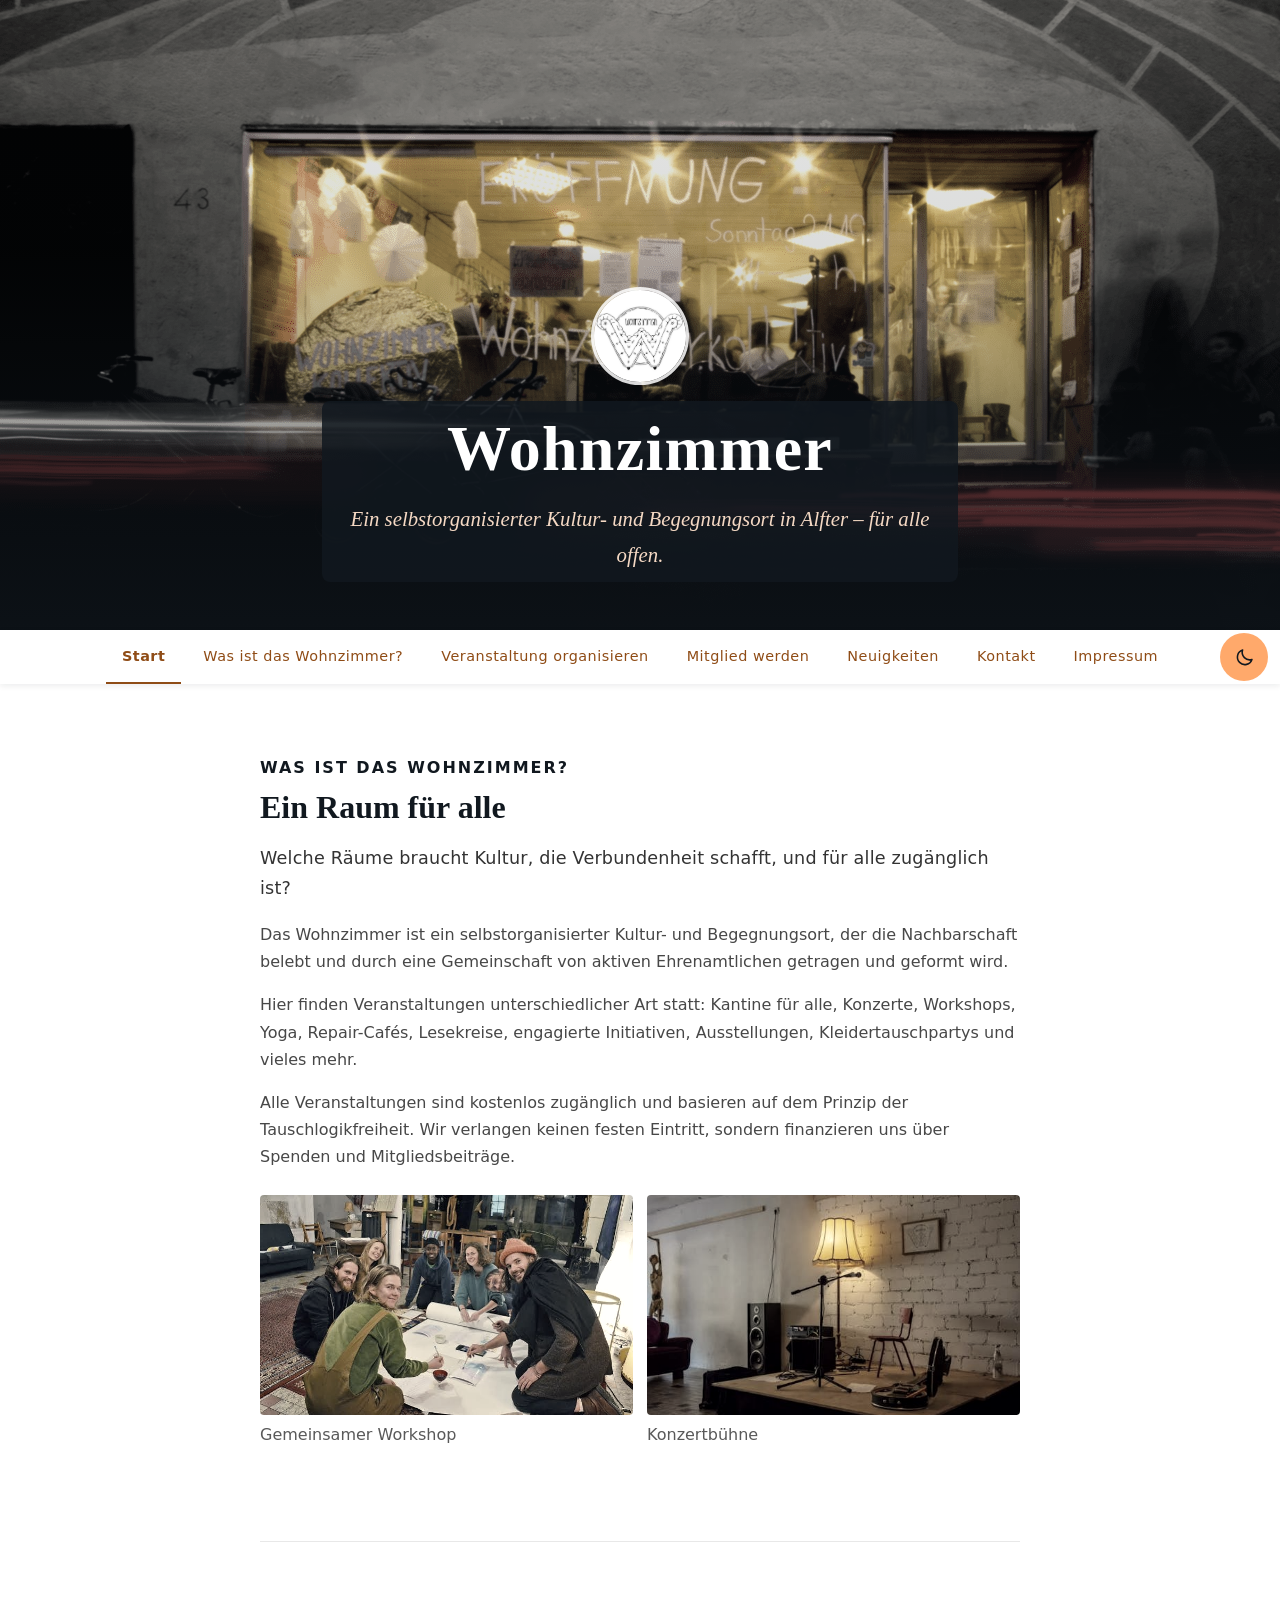
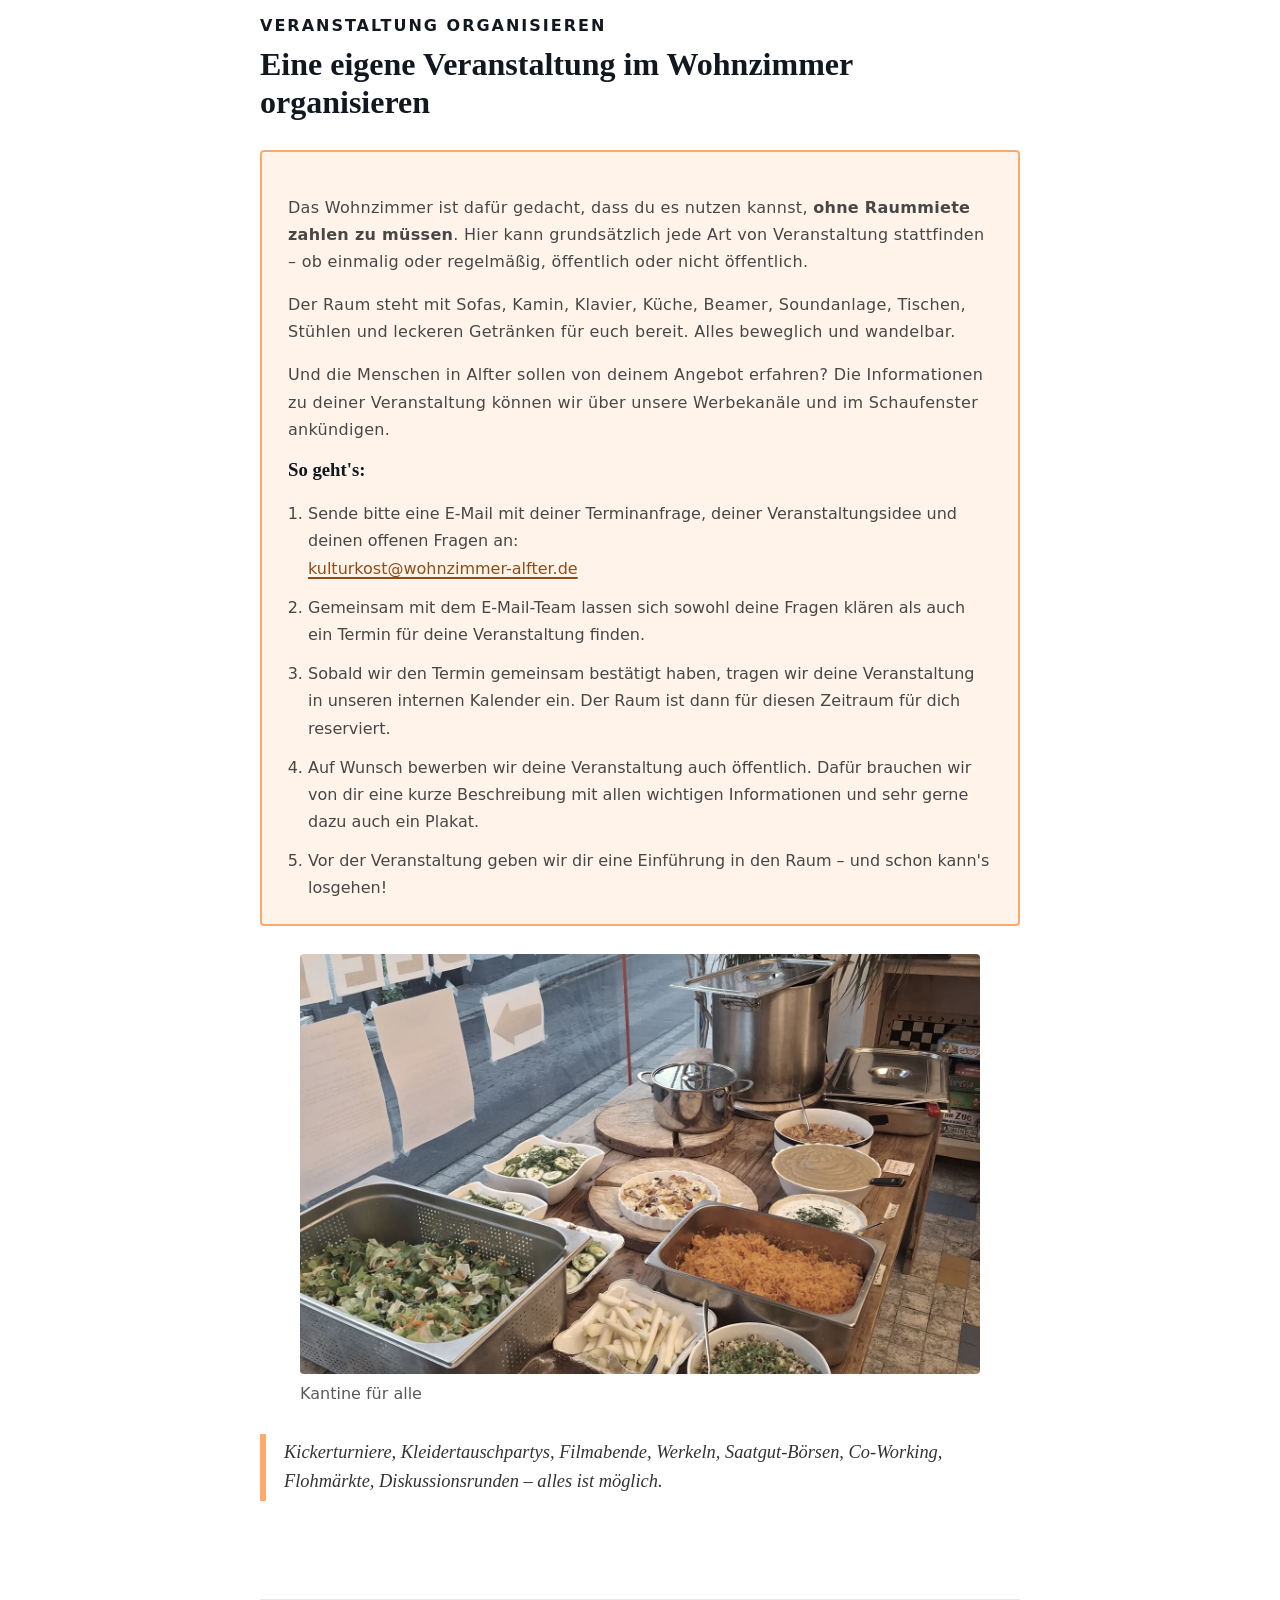
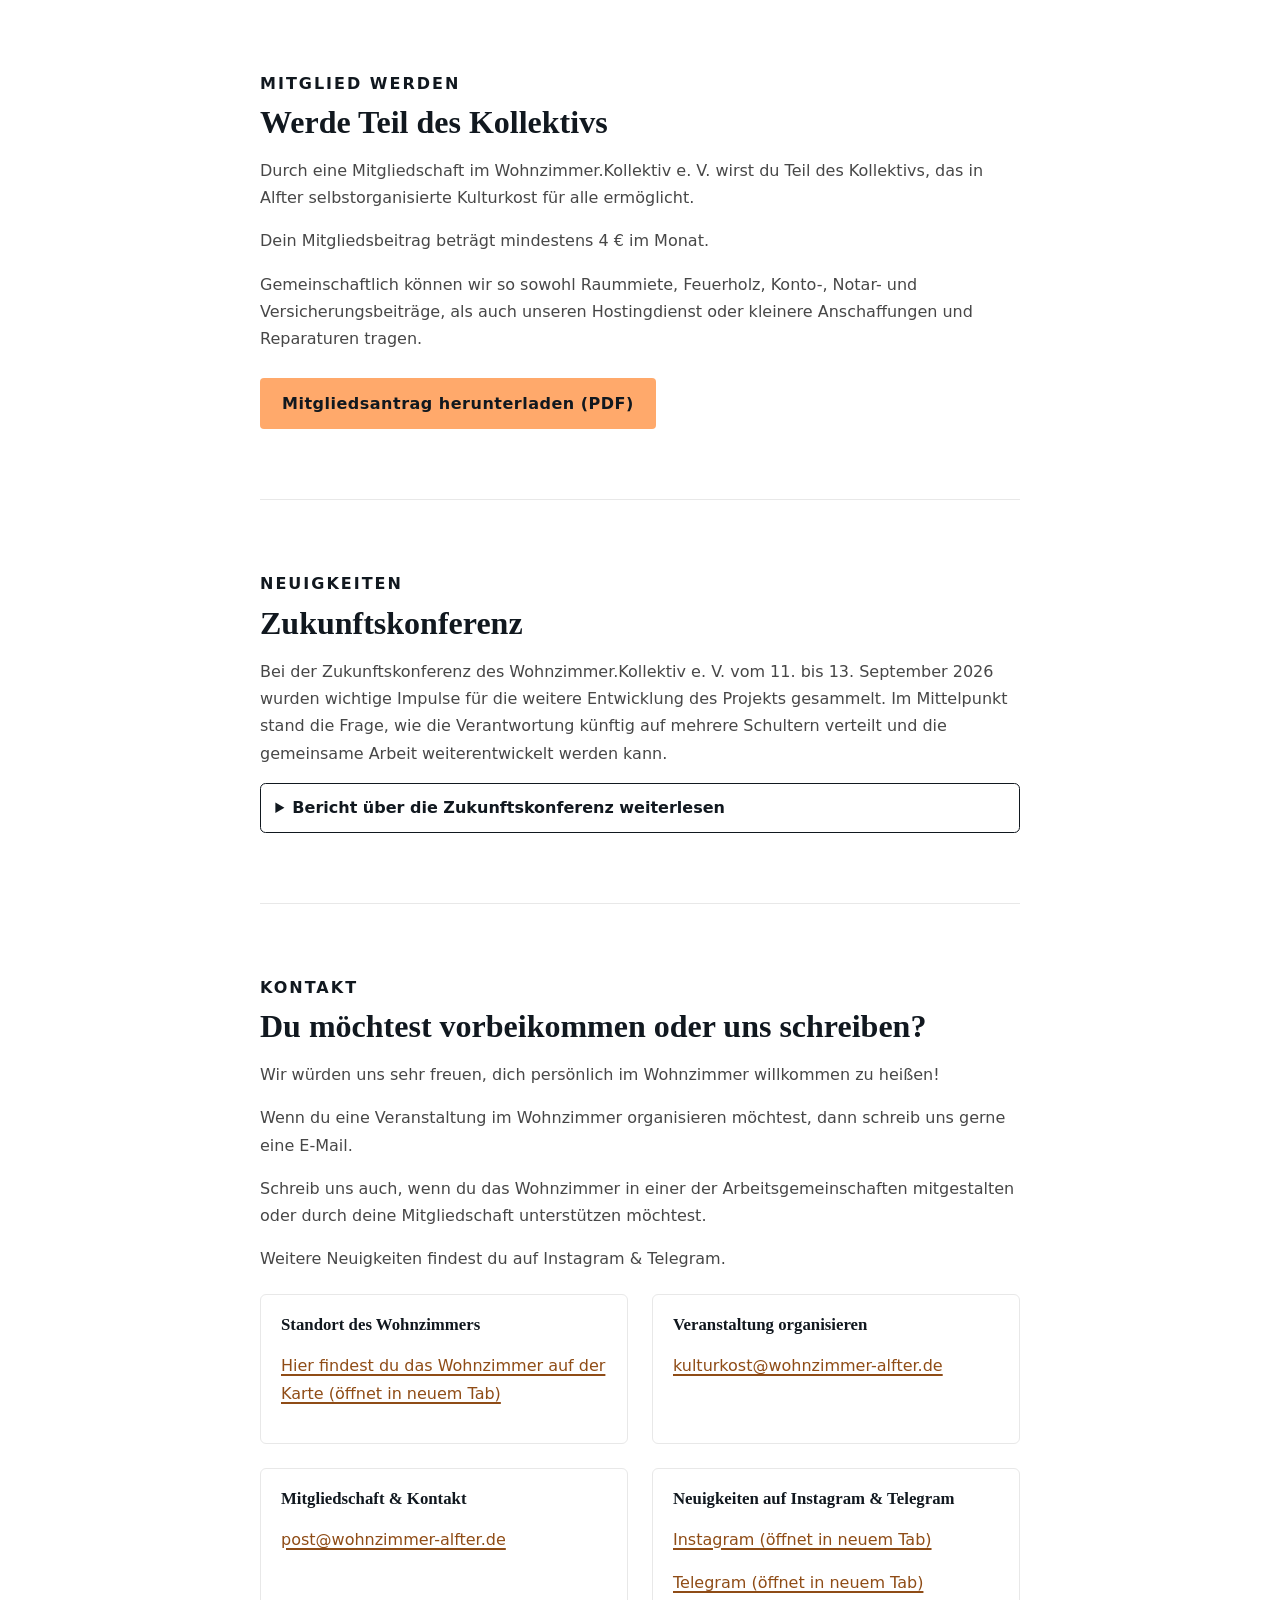
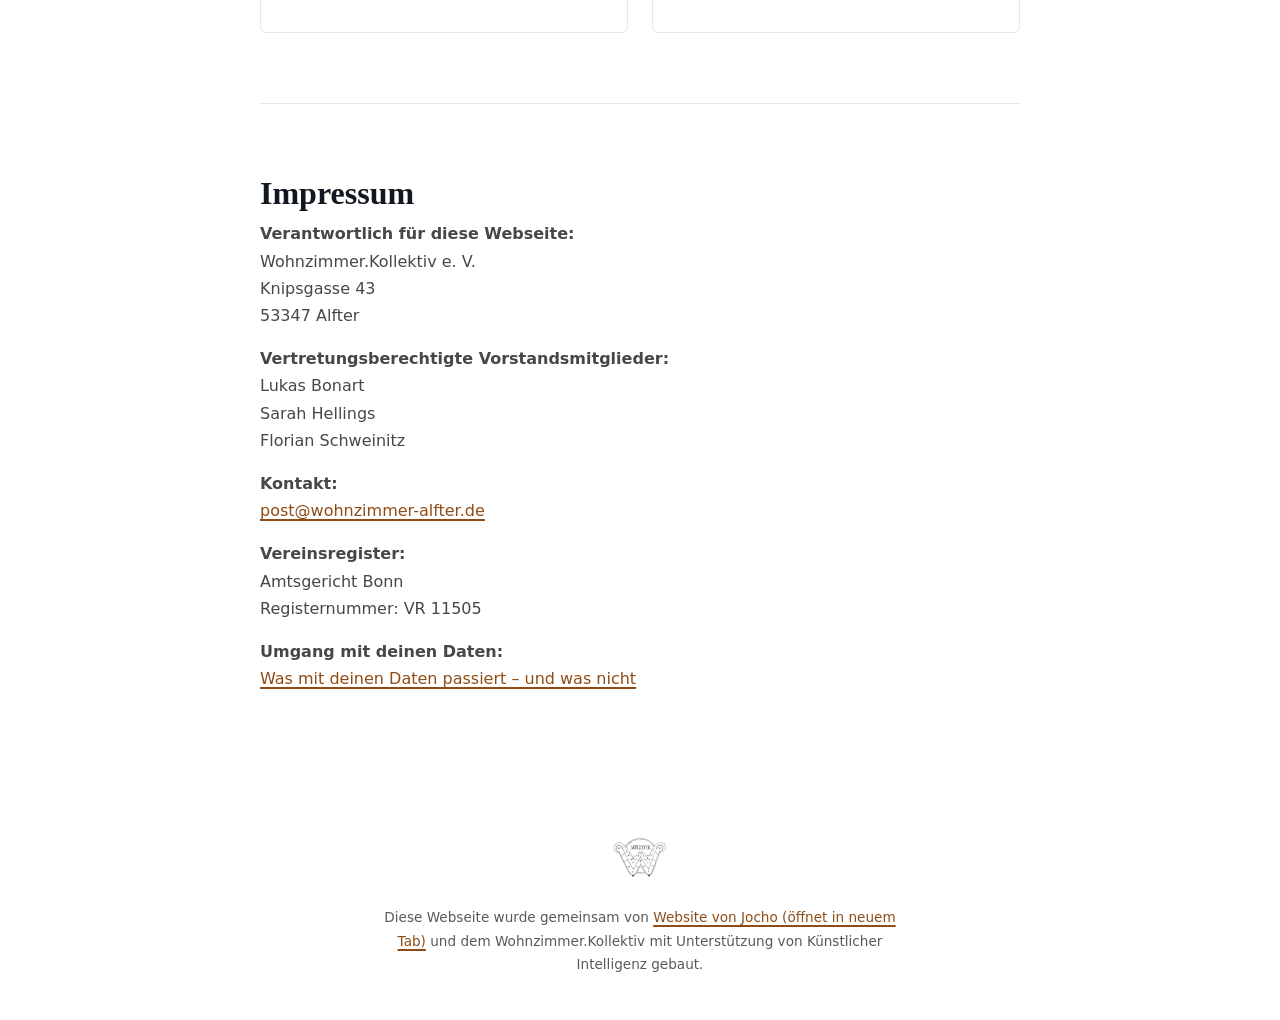
<file: index.html>
<!DOCTYPE html>
<html lang="de">
<head>
<meta charset="UTF-8">
<meta name="viewport" content="width=device-width, initial-scale=1.0">
<meta name="color-scheme" content="light dark">
<script>document.documentElement.classList.add("js");</script>
<script>
(function () {
  try {
    var theme = sessionStorage.getItem("theme");
    if (theme === "light" || theme === "dark") {
      document.documentElement.setAttribute("data-theme", theme);
    }
  } catch (e) {
    /* Ohne Speicherzugriff gilt das Systemtheme, wie bisher. */
  }
})();
</script>
<meta name="referrer" content="no-referrer">
<meta name="description" content="Wohnzimmer Alfter – ein selbstorganisierter Kultur- und Begegnungsort für alle.">
<title>Wohnzimmer Alfter</title>

<link rel="stylesheet" href="assets/style.css">

<link
  rel="icon"
  type="image/jpeg"
  href="assets/wohnzimmer-logo.jpg"
>
</head>

<body>

<a class="skip-link" href="#inhalt">Zum Inhalt springen</a>

<header class="hero" id="start">
<img src="assets/wohnzimmer-eingang.png" alt="Der Eingang des Wohnzimmers in Alfter" fetchpriority="high">
<div class="veil"></div>
<div class="inner">
<img class="logo" src="assets/wohnzimmer-logo.jpg" alt="Wohnzimmer Logo" width="447" height="447">
<div class="hero-copy">
  <h1>Wohnzimmer</h1>
  <p class="tag">Ein selbstorganisierter Kultur- und Begegnungsort in Alfter – für alle offen.</p>
</div>
</div>
</header>

<nav aria-label="Navigation">
  <button
    class="nav-toggle"
    type="button"
    popovertarget="nav-list"
    popovertargetaction="toggle"
    aria-expanded="false"
    aria-controls="nav-list"
    aria-label="Menü öffnen"
  >
    <span class="bar"></span>
    <span class="bar"></span>
    <span class="bar"></span>
  </button>

<ul id="nav-list" popover>
  <li><a class="nav" href="#start">Start</a></li>
  <li><a class="nav" href="#wohnzimmer">Was ist das Wohnzimmer?</a></li>
  <li><a class="nav" href="#veranstaltung-organisieren">Veranstaltung organisieren</a></li>
  <li><a class="nav" href="#mitglied">Mitglied werden</a></li>
  <li><a class="nav" href="#neuigkeiten">Neuigkeiten</a></li>
  <li><a class="nav" href="#kontakt">Kontakt</a></li>
  <li><a class="nav" href="#impressum">Impressum</a></li>
</ul>

<button
  class="theme-toggle"
  type="button"
  aria-label="Farbschema wechseln"
  title="Farbschema wechseln"
>
  <svg class="theme-icon theme-icon-sun" viewBox="0 0 24 24" aria-hidden="true">
    <circle cx="12" cy="12" r="4"></circle>
    <path d="M12 2v2m0 16v2M4.93 4.93l1.42 1.42m11.3 11.3 1.42 1.42M2 12h2m16 0h2M4.93 19.07l1.42-1.42m11.3-11.3 1.42-1.42"></path>
  </svg>
  <svg class="theme-icon theme-icon-moon" viewBox="0 0 24 24" aria-hidden="true">
    <path d="M20.5 14.2A8.5 8.5 0 0 1 9.8 3.5 8.5 8.5 0 1 0 20.5 14.2Z"></path>
  </svg>
</button>
</nav>

<main id="inhalt" tabindex="-1">

<section id="wohnzimmer">
<p class="kicker">Was ist das Wohnzimmer?</p>
<h2>Ein Raum für alle</h2>
<p class="lede">Welche Räume braucht Kultur, die Verbundenheit schafft, und für alle zugänglich ist?</p>
<p>Das Wohnzimmer ist ein selbstorganisierter Kultur- und Begegnungsort, der die Nachbarschaft belebt und durch eine Gemeinschaft von aktiven Ehrenamtlichen getragen und geformt wird.</p>
<p>Hier finden Veranstaltungen unterschiedlicher Art statt: Kantine für alle, Konzerte, Workshops, Yoga, Repair-Cafés, Lesekreise, engagierte Initiativen, Ausstellungen, Kleidertauschpartys und vieles mehr.</p>
<p>Alle Veranstaltungen sind kostenlos zugänglich und basieren auf dem Prinzip der Tauschlogikfreiheit. Wir verlangen keinen festen Eintritt, sondern finanzieren uns über Spenden und Mitgliedsbeiträge.</p>

<div class="gallery">
<figure><img src="assets/wohnzimmer-gemeinsamer-workshop.jpg" alt="Gemeinsamer Workshop im Wohnzimmer" loading="lazy" width="738" height="414"><figcaption>Gemeinsamer Workshop</figcaption></figure>
<figure><img src="assets/wohnzimmer-konzertbuehne.jpg" alt="Konzertbühne im Wohnzimmer" loading="lazy" width="539" height="371"><figcaption>Konzertbühne</figcaption></figure>
</div>
</section>

<section id="veranstaltung-organisieren">
  <p class="kicker">Veranstaltung organisieren</p>
  <h2>Eine eigene Veranstaltung im Wohnzimmer organisieren</h2>

  <div class="panel">
    <p>Das Wohnzimmer ist dafür gedacht, dass du es nutzen kannst, <strong>ohne Raummiete zahlen zu müssen</strong>. Hier kann grundsätzlich jede Art von Veranstaltung stattfinden – ob einmalig oder regelmäßig, öffentlich oder nicht öffentlich.</p>
    <p>Der Raum steht mit Sofas, Kamin, Klavier, Küche, Beamer, Soundanlage, Tischen, Stühlen und leckeren Getränken für euch bereit. Alles beweglich und wandelbar.</p>
    <p>Und die Menschen in Alfter sollen von deinem Angebot erfahren? Die Informationen zu deiner Veranstaltung können wir über unsere Werbekanäle und im Schaufenster ankündigen.</p>

    <h3>So geht's:</h3>
    <ol class="steps">
      <li>Sende bitte eine E-Mail mit deiner Terminanfrage, deiner Veranstaltungs­idee und deinen offenen Fragen an:<br>
        <!--
          Diese E-Mail-Adresse ist zum Schutz vor einfachen Sammel-Bots kodiert.

          @           = &#64;
          Bindestrich = &#45;
          Punkt       = &#46;
        -->
        <a href="mailto:kulturkost&#64;wohnzimmer&#45;alfter&#46;de">kulturkost@wohnzimmer-alfter.de</a>
      </li>
      <li>Gemeinsam mit dem E-Mail-Team lassen sich sowohl deine Fragen klären als auch ein Termin für deine Veranstaltung finden.</li>
      <li>Sobald wir den Termin gemeinsam bestätigt haben, tragen wir deine Veranstaltung in unseren internen Kalender ein. Der Raum ist dann für diesen Zeitraum für dich reserviert.</li>
      <li>Auf Wunsch bewerben wir deine Veranstaltung auch öffentlich. Dafür brauchen wir von dir eine kurze Beschreibung mit allen wichtigen Informationen und sehr gerne dazu auch ein Plakat.</li>
      <li>Vor der Veranstaltung geben wir dir eine Einführung in den Raum – und schon kann's losgehen!</li>
    </ol>
  </div>

  <figure class="wide">
    <img src="assets/wohnzimmer-image-essen.webp" alt="Gemeinsames Essen im Wohnzimmer" loading="lazy" width="1440" height="1440">
    <figcaption>Kantine für alle</figcaption>
  </figure>
  
  <div class="callout">
    <p>Kickerturniere, Kleidertauschpartys, Filmabende, Werkeln, Saatgut-Börsen, Co-Working, Flohmärkte, Diskussionsrunden – alles ist möglich.</p>
  </div>
</section>

<section id="mitglied">
  <p class="kicker">Mitglied werden</p>
  <h2>Werde Teil des Kollektivs</h2>
  <p>
    Durch eine Mitgliedschaft im Wohnzimmer.Kollektiv e. V. wirst du Teil des Kollektivs, das in Alfter
    selbstorganisierte Kulturkost für alle ermöglicht.
  </p>
  <p>
    Dein Mitgliedsbeitrag beträgt mindestens 4&nbsp;€ im Monat.
  </p>
  <p>
    Gemeinschaftlich können wir so sowohl Raummiete, Feuerholz, Konto-, Notar- und Versicherungsbeiträge, als auch unseren Hostingdienst oder kleinere Anschaffungen und Reparaturen tragen.
  </p>
  <a class="cta" href="assets/WohnzimmerKollektiv-Mitgliedsantrag.pdf" download>
    Mitgliedsantrag herunterladen (PDF)
  </a>
</section>

<section id="neuigkeiten">
  <p class="kicker">Neuigkeiten</p>

  <article class="news-item">
    <h2>Zukunftskonferenz</h2>

    <p>
      Bei der Zukunftskonferenz des Wohnzimmer.Kollektiv e. V. vom
      11. bis 13. September 2026 wurden wichtige Impulse
      für die weitere Entwicklung des Projekts gesammelt. Im Mittelpunkt
      stand die Frage, wie die Verantwortung künftig auf mehrere Schultern
      verteilt und die gemeinsame Arbeit weiterentwickelt werden kann.
    </p>

    <details>
      <summary>Bericht über die Zukunftskonferenz weiterlesen</summary>

      <p>
        Eine mögliche Struktur ist die Gründung verschiedener Arbeitsgruppen
        (AGs), die sich jeweils mit unterschiedlichen Themenbereichen
        beschäftigen. Im Gespräch waren unter anderem:
      </p>

      <ul>
        <li>Kulturangebote</li>
        <li>Begegnungsbrunch</li>
        <li>Finanzen</li>
        <li>E-Mail-Kommunikation</li>
        <li>Öffentlichkeitsarbeit</li>
        <li>Raumpflege</li>
        <li>Kooperationen und Verbündete, etwa mit der Solidarischen Landwirtschaft oder dem Freiraum</li>
        <li>Mitgliedschaften</li>
        <li>Vorstandsstruktur und mögliche Vorstandsreform</li>
      </ul>

      <p>
        Auch zum Thema Mitgliedschaften wurden erste Überlegungen angestellt.
        Neben der formalen Mitgliedschaft könnte beispielsweise eine
        Tagesmitgliedschaft ermöglicht werden. Dadurch könnten mehr Menschen
        an den Angeboten der Kantine teilnehmen und zugleich die rechtlichen
        Rahmenbedingungen berücksichtigt werden.
      </p>

      <p>
        Die Kantine kann künftig als zentraler Treffpunkt und verbindendes
        Element der verschiedenen AGs dienen. Sie bietet Raum für informellen
        Austausch, die Weitergabe aktueller Informationen sowie die Sammlung
        und gemeinsame Besprechung neuer Themen und Ideen. Denkbar ist
        außerdem ein kurzer Informationsblock zu Beginn jeder Kantine, in
        dem die AGs vorgestellt und neue Mitglieder sowie Interessierte über
        ihre Arbeit informiert werden.
      </p>

      <p>
        Als erste Schritte zur Weiterentwicklung der Kantine sind vorgesehen:
      </p>

      <ol>
        <li>Die rechtlichen Rahmenbedingungen und die praktische Umsetzung werden mit einer fachkundigen Person besprochen.</li>
        <li>Es wird ein Gespräch mit dem Bürgermeister geführt, der Unterstützung angeboten hat.</li>
      </ol>

      <p>
        Weitere Ideen für Veranstaltungen sind unter anderem ein
        Großeltern-Enkel-Café und ein Kleidertausch.
      </p>

      <p>
        Wer sich künftig wieder oder weiterhin im Wohnzimmer engagieren und
        Verantwortung übernehmen möchte, ist herzlich eingeladen, sich
        einzubringen. Gesucht werden Menschen für unterschiedliche Aufgaben
        und Themenbereiche – sowohl für kleine als auch für größere
        Verantwortungsbereiche.
      </p>
    </details>
  </article>
</section>

<section id="kontakt">
<p class="kicker">Kontakt</p>
<h2>Du möchtest vorbeikommen oder uns schreiben?</h2>
<p>Wir würden uns sehr freuen, dich persönlich im Wohnzimmer willkommen zu heißen!</p>
<p>Wenn du eine Veranstaltung im Wohnzimmer organisieren möchtest, dann schreib uns gerne eine E‑Mail.</p>
<p>Schreib uns auch, wenn du das Wohnzimmer in einer der Arbeitsgemeinschaften mitgestalten oder durch deine Mitgliedschaft unterstützen möchtest.</p>
<p>Weitere Neuigkeiten findest du auf Instagram &amp; Telegram.</p>

<div class="contact-grid">

<div class="contact-block">
  <h3>Standort des Wohnzimmers</h3>
  <p>
    <a
      href="https://osm.org/go/0GCuyru9s?m=&node=14337102238"
      target="_blank"
      rel="noopener noreferrer"
    >Hier findest du das Wohnzimmer auf der Karte (öffnet in neuem Tab)</a>
  </p>
</div>

<div class="contact-block">
  <h3>Veranstaltung organisieren</h3>
  <!--
    Diese E-Mail-Adresse ist zum Schutz vor einfachen Sammel-Bots kodiert.

    @           = &#64;
    Bindestrich = &#45;
    Punkt       = &#46;
  -->
  <p><a href="mailto:kulturkost&#64;wohnzimmer&#45;alfter&#46;de">kulturkost@wohnzimmer-alfter.de</a></p>
</div>

<div class="contact-block">
  <h3>Mitgliedschaft &amp; Kontakt</h3>
  <!--
    Diese E-Mail-Adresse ist zum Schutz vor einfachen Sammel-Bots kodiert.

    @           = &#64;
    Bindestrich = &#45;
    Punkt       = &#46;
  -->
  <p><a href="mailto:post&#64;wohnzimmer&#45;alfter&#46;de">post@wohnzimmer-alfter.de</a></p>
</div>

<div class="contact-block">
  <h3>Neuigkeiten auf Instagram &amp; Telegram</h3>
  <p>
    <a
      href="https://www.instagram.com/wohnzimmer_alfter"
      target="_blank"
      rel="noopener noreferrer"
    >Instagram (öffnet in neuem Tab)</a>
  </p>
  <p>
    <a
      href="https://t.me/wohnzimmer_alfter"
      target="_blank"
      rel="noopener noreferrer"
    >Telegram (öffnet in neuem Tab)</a>
  </p>
</div>
</div>

</section>

<section id="impressum">
  <h2>Impressum</h2>

  <address>
    <strong>Verantwortlich für diese Webseite:</strong><br>
    Wohnzimmer.Kollektiv e. V.<br>
    Knipsgasse 43<br>
    53347 Alfter
  </address>

  <p>
    <strong>Vertretungsberechtigte Vorstandsmitglieder:</strong><br>
    Lukas Bonart<br>
    Sarah Hellings<br>
    Florian Schweinitz
  </p>

  <address>
    <strong>Kontakt:</strong><br>
      <!--
    Diese E-Mail-Adresse ist zum Schutz vor einfachen Sammel-Bots kodiert.

    @           = &#64;
    Bindestrich = &#45;
    Punkt       = &#46;
  -->
    <a href="mailto:post&#64;wohnzimmer&#45;alfter&#46;de">post@wohnzimmer-alfter.de</a>
  </address>

  <p>
    <strong>Vereinsregister:</strong><br>
    Amtsgericht Bonn<br>
    Registernummer: VR 11505
  </p>

<p>
  <strong>Umgang mit deinen Daten:</strong><br>
  <a href="/umgang-mit-daten.html">Was mit deinen Daten passiert – und was nicht</a>
</p>

</section>

</main>

<footer class="site-footer">
  <img
    src="assets/wohnzimmer-logo.jpg"
    alt="Logo des Wohnzimmers Alfter"
    width="447"
    height="447"
    loading="lazy"
  >
  <p class="footer-credit">
    Diese Webseite wurde gemeinsam von
    <a
      href="https://jocho.de"
      target="_blank"
      rel="noopener noreferrer"
    >Website von Jocho (öffnet in neuem Tab)</a>
    und dem Wohnzimmer.Kollektiv mit Unterstützung von Künstlicher Intelligenz gebaut.
  </p>
</footer>

<script>
document.addEventListener("DOMContentLoaded", () => {
  const links = document.querySelectorAll(".nav");
  const nav = document.querySelector("nav");
  const menu = document.getElementById("nav-list");
  const toggle = document.querySelector(".nav-toggle");

  // Gleiche Erkennung wie im CSS (@supports selector(:popover-open)):
  // Nur dann übernimmt die Popover-API das Öffnen und Schließen.
  const usesPopover =
    typeof CSS !== "undefined" &&
    CSS.supports("selector(:popover-open)");

  let menuScrollTimer = null;

  const setActiveLink = (activeLink) => {
    links.forEach((link) => {
      const isActive = link === activeLink;

      link.classList.toggle("active", isActive);

      if (isActive) {
        link.setAttribute("aria-current", "location");
      } else {
        link.removeAttribute("aria-current");
      }
    });
  };

  const updateActiveLink = () => {
    if (!links.length) return;

    const scrollPos = window.scrollY;
    const scrollHeight = document.documentElement.scrollHeight;
    const isAtBottom =
      window.innerHeight + window.scrollY >= scrollHeight - 50;

    let activeLink = links[0];

    for (let i = links.length - 1; i >= 0; i--) {
      const target = document.querySelector(
        links[i].getAttribute("href")
      );

      if (target && scrollPos >= target.offsetTop - 80) {
        activeLink = links[i];
        break;
      }
    }

    if (isAtBottom) {
      activeLink = links[links.length - 1];
    }

    setActiveLink(activeLink);
  };

  updateActiveLink();

  // ---------- Menü-Steuerung ----------

  const setToggleState = (isOpen) => {
    const label = isOpen ? "Menü schließen" : "Menü öffnen";

    toggle.setAttribute("aria-expanded", String(isOpen));
    toggle.setAttribute("aria-label", label);
  };

  const isMenuOpen = () => {
    if (usesPopover) {
      return menu.matches(":popover-open");
    }

    return menu.classList.contains("open");
  };

  const openMenu = () => {
    if (usesPopover) {
      // Das Popover liegt im Top Layer und kennt die Position der
      // Navigationsleiste nicht. Vor dem Öffnen wird deshalb
      // gemessen, wo die Leiste sich gerade befindet, und das
      // Menü direkt darunter platziert. Ganz oben auf der Seite
      // klebt die Leiste noch nicht am Bildschirmrand, sondern
      // steht weiter unten – das Menü öffnet sich dann eben
      // dort, direkt unter der sichtbaren Leiste. Ohne JS gilt
      // die feste CSS-Position (top: 64px).
      const navBottom = nav.getBoundingClientRect().bottom;
      const topPx = Math.max(0, navBottom);

      menu.style.top = `${topPx}px`;
      menu.style.maxHeight = `${Math.max(0, window.innerHeight - topPx)}px`;

      // Öffnen und Schließen (Light dismiss, Escape) macht der Browser.
      menu.showPopover();
      setToggleState(true);
      return;
    }

    nav.classList.add("open");
    menu.classList.add("open");

    const viewportHeight =
      window.visualViewport?.height ?? window.innerHeight;
    const navRect = nav.getBoundingClientRect();
    const spaceAbove = navRect.top;
    const spaceBelow = viewportHeight - navRect.bottom;
    const openUp = spaceAbove > spaceBelow;

    menu.classList.toggle("open-up", openUp);

    const availableHeight = Math.max(
      0,
      openUp ? spaceAbove : spaceBelow
    );
    menu.style.maxHeight = `${availableHeight}px`;

    setToggleState(true);
  };

  const closeMenu = () => {
    if (usesPopover) {
      menu.hidePopover();
      setToggleState(false);
      return;
    }

    nav.classList.remove("open");
    menu.classList.remove("open", "open-up");
    menu.style.removeProperty("max-height");

    setToggleState(false);
  };

  if (usesPopover) {
    // Der Browser öffnet das Menü von selbst (über popovertarget) –
    // unser Code wird dabei nicht aufgerufen. Deshalb messen wir hier
    // beim Klick, wo die Menüleiste gerade auf dem Bildschirm liegt,
    // und schieben das Menü direkt darunter. So erscheint es an der
    // richtigen Stelle, auch wenn die Seite gerade oben steht.
    toggle.addEventListener("click", () => {
      const navBottom = nav.getBoundingClientRect().bottom;
      const topPx = Math.max(0, navBottom);

      menu.style.top = `${topPx}px`;
      menu.style.maxHeight = `${Math.max(0, window.innerHeight - topPx)}px`;
    });

    // Der Browser meldet jedes Öffnen und Schließen des Menüs hier –
    // auch wenn es durch Klick außerhalb oder die Escape-Taste
    // geschlossen wurde. Wir nutzen das, um den Burger-Button auf den
    // neuen Zustand zu setzen: den Hinweistext („Menü öffnen" /
    // „Menü schließen") für Screenreader und die Animation, bei der
    // die drei Striche zu einem Kreuz werden.
    menu.addEventListener("toggle", (event) => {
      const isOpen = event.newState === "open";

      setToggleState(isOpen);
      nav.classList.toggle("open", isOpen);
    });
  } else {

    // Schließen per Escape (der Browser macht das bei Popovers von
    // selbst, hier nur für den Fallback).
    document.addEventListener("keydown", (e) => {
      if (e.key === "Escape" && isMenuOpen()) {
        closeMenu();
        toggle.focus();
      }
    });

    // Schließen bei Klick außerhalb der Navigation (bei Popovers
    // erledigt das der native Light dismiss).
    document.addEventListener("click", (e) => {
      if (!e.target.closest("nav")) closeMenu();
    });
  }

  // ---------- Scrollspy & Menü bei Scroll schließen ----------

  links.forEach((link) => {
    link.addEventListener("click", (e) => {
      e.preventDefault();
      closeMenu();

      if (menuScrollTimer !== null) {
        clearTimeout(menuScrollTimer);
      }

      menuScrollTimer = setTimeout(() => {
        menuScrollTimer = null;
      }, 666);

      setActiveLink(link);

      history.pushState(null, "", link.getAttribute("href"));

      const navTarget = document.querySelector(link.getAttribute("href"));
      if (!navTarget) return;

      const focusTarget = navTarget.querySelector("h1, h2") || navTarget;
      focusTarget.setAttribute("tabindex", "-1");
      navTarget.scrollIntoView();
      focusTarget.focus({ preventScroll: true });
    });
  });

  window.addEventListener("scroll", () => {
    if (isMenuOpen()) {
      closeMenu();
    }

    if (menuScrollTimer !== null) return;

    updateActiveLink();
  });
});
</script>

<script>
const themeToggle = document.querySelector(".theme-toggle");
const root = document.documentElement;
const systemDark = window.matchMedia("(prefers-color-scheme: dark)");

function currentTheme() {
  return root.dataset.theme || (systemDark.matches ? "dark" : "light");
}

function updateThemeLabel() {
  const label = currentTheme() === "dark"
    ? "Hellen Modus aktivieren"
    : "Dunklen Modus aktivieren";
  themeToggle.setAttribute("aria-label", label);
  themeToggle.title = label;
}

updateThemeLabel();

themeToggle.addEventListener("click", () => {
  const next = currentTheme() === "dark" ? "light" : "dark";
  root.dataset.theme = next;
try {
  sessionStorage.setItem("theme", next);
} catch (e) {
  /* Wenn der Speicherzugriff verweigert wird (z. B. wenn in den
     Browser-Einstellungen das Speichern von Daten deaktiviert ist),
     funktioniert das Umschalten trotzdem – nur bleibt die Wahl dann
     nicht über das Schließen des Tabs hinaus erhalten. Das ist
     gewollt, daher ist hier keine weitere Fehlerbehandlung nötig. */
}
  updateThemeLabel();
});

systemDark.addEventListener("change", () => {
  if (!root.dataset.theme) updateThemeLabel();
});
</script>
  
</body>
</html>
</file>
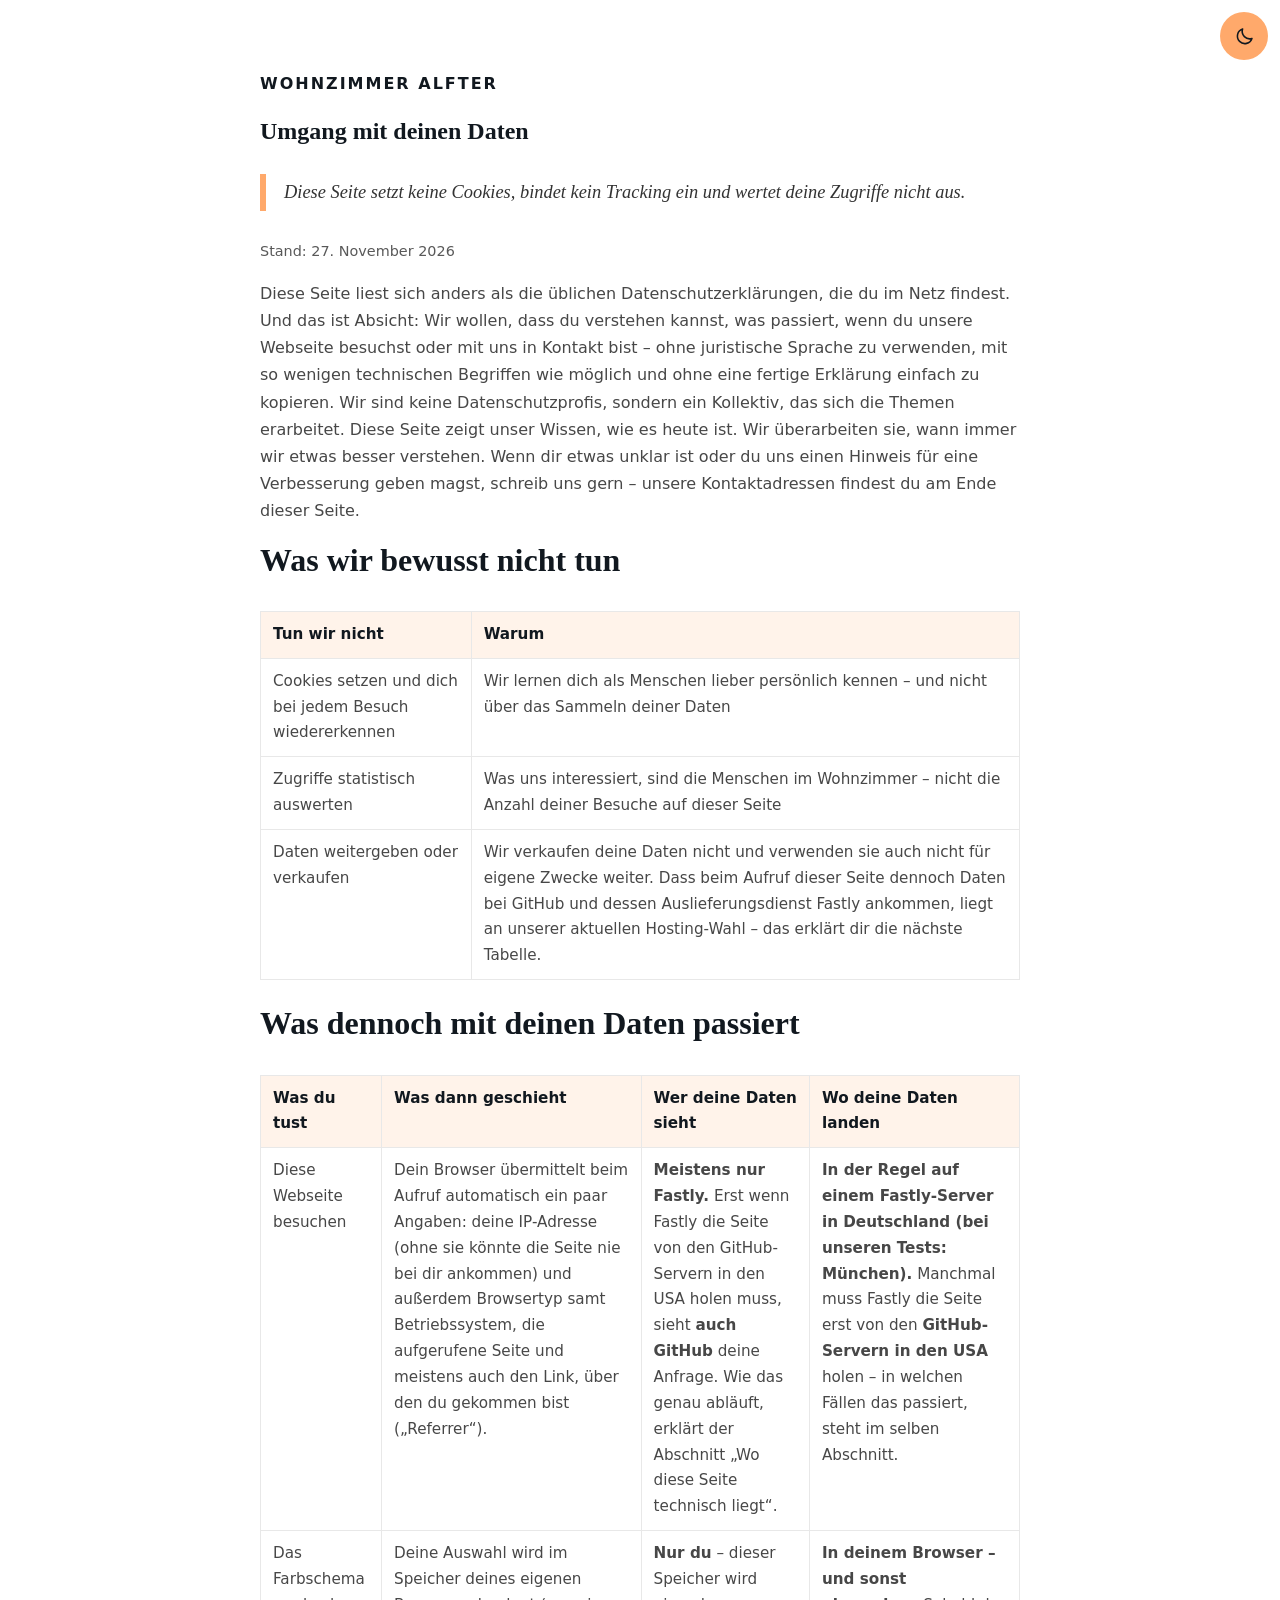
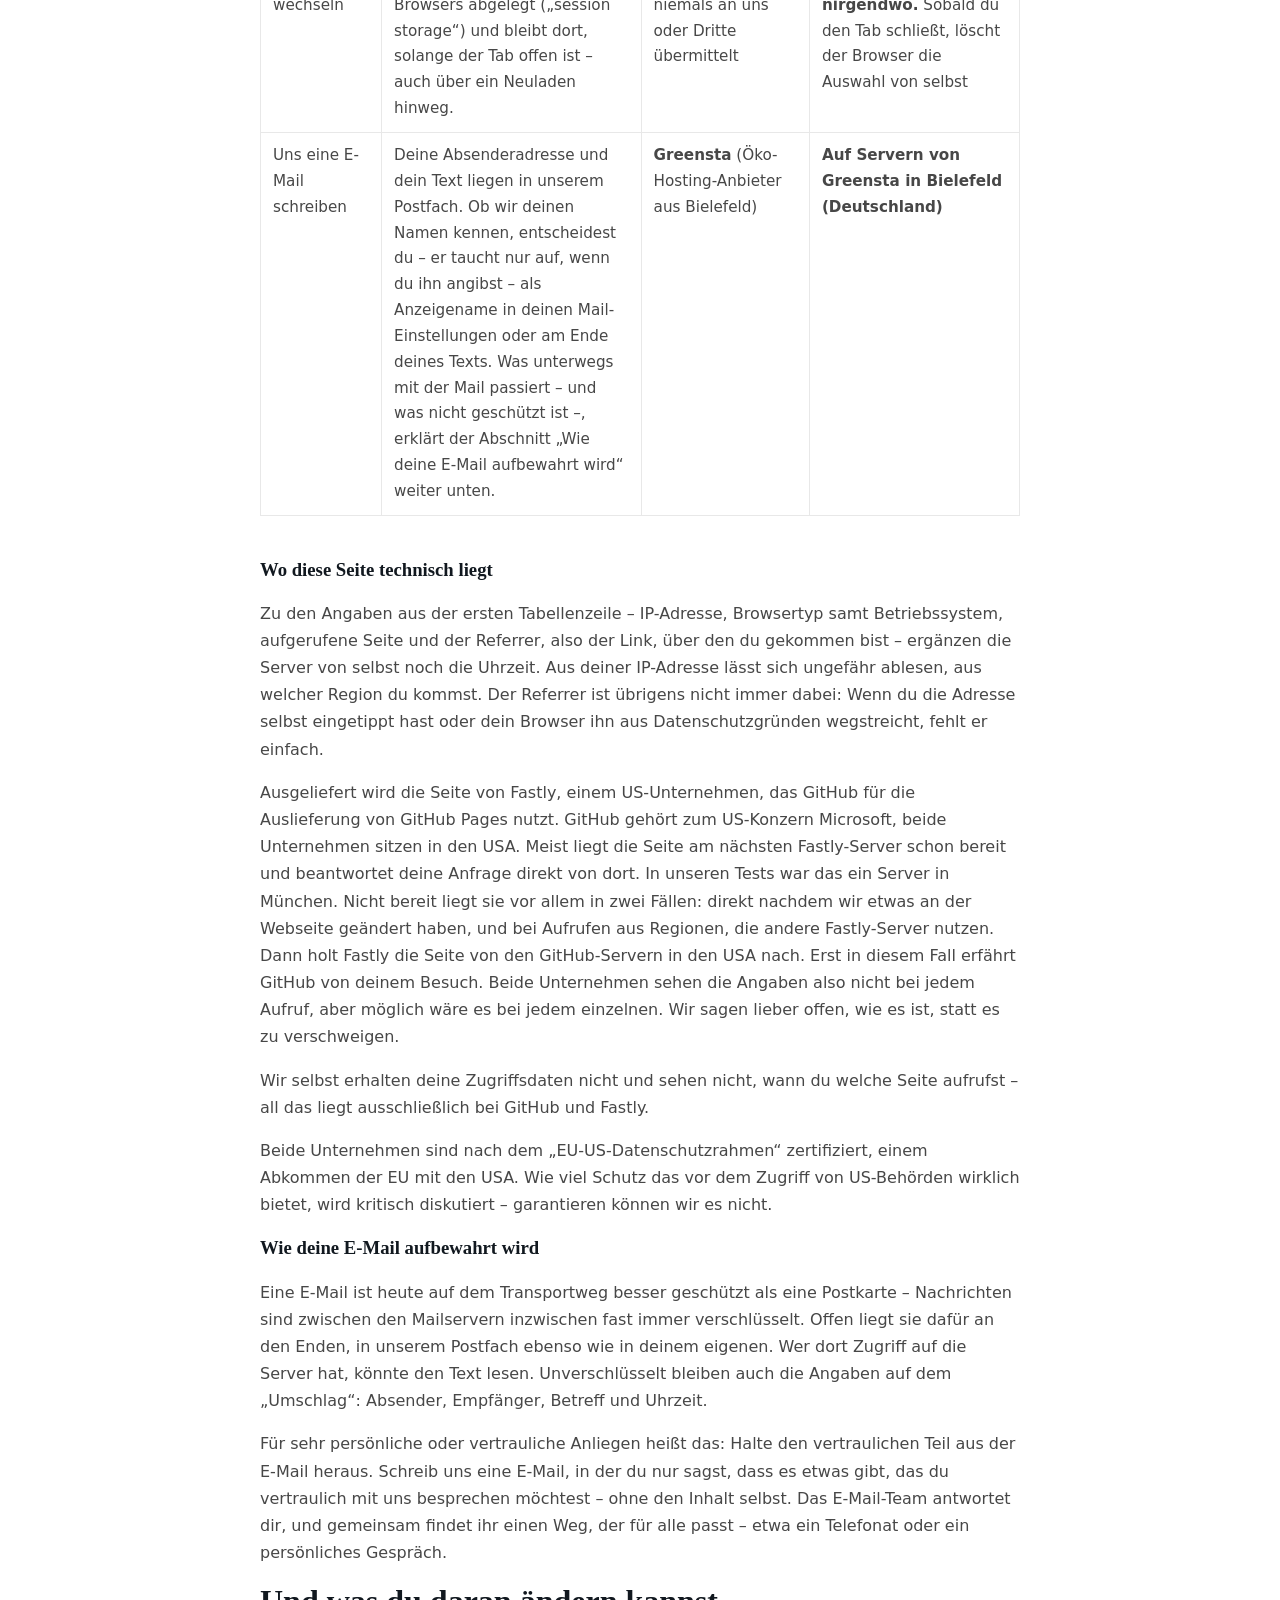
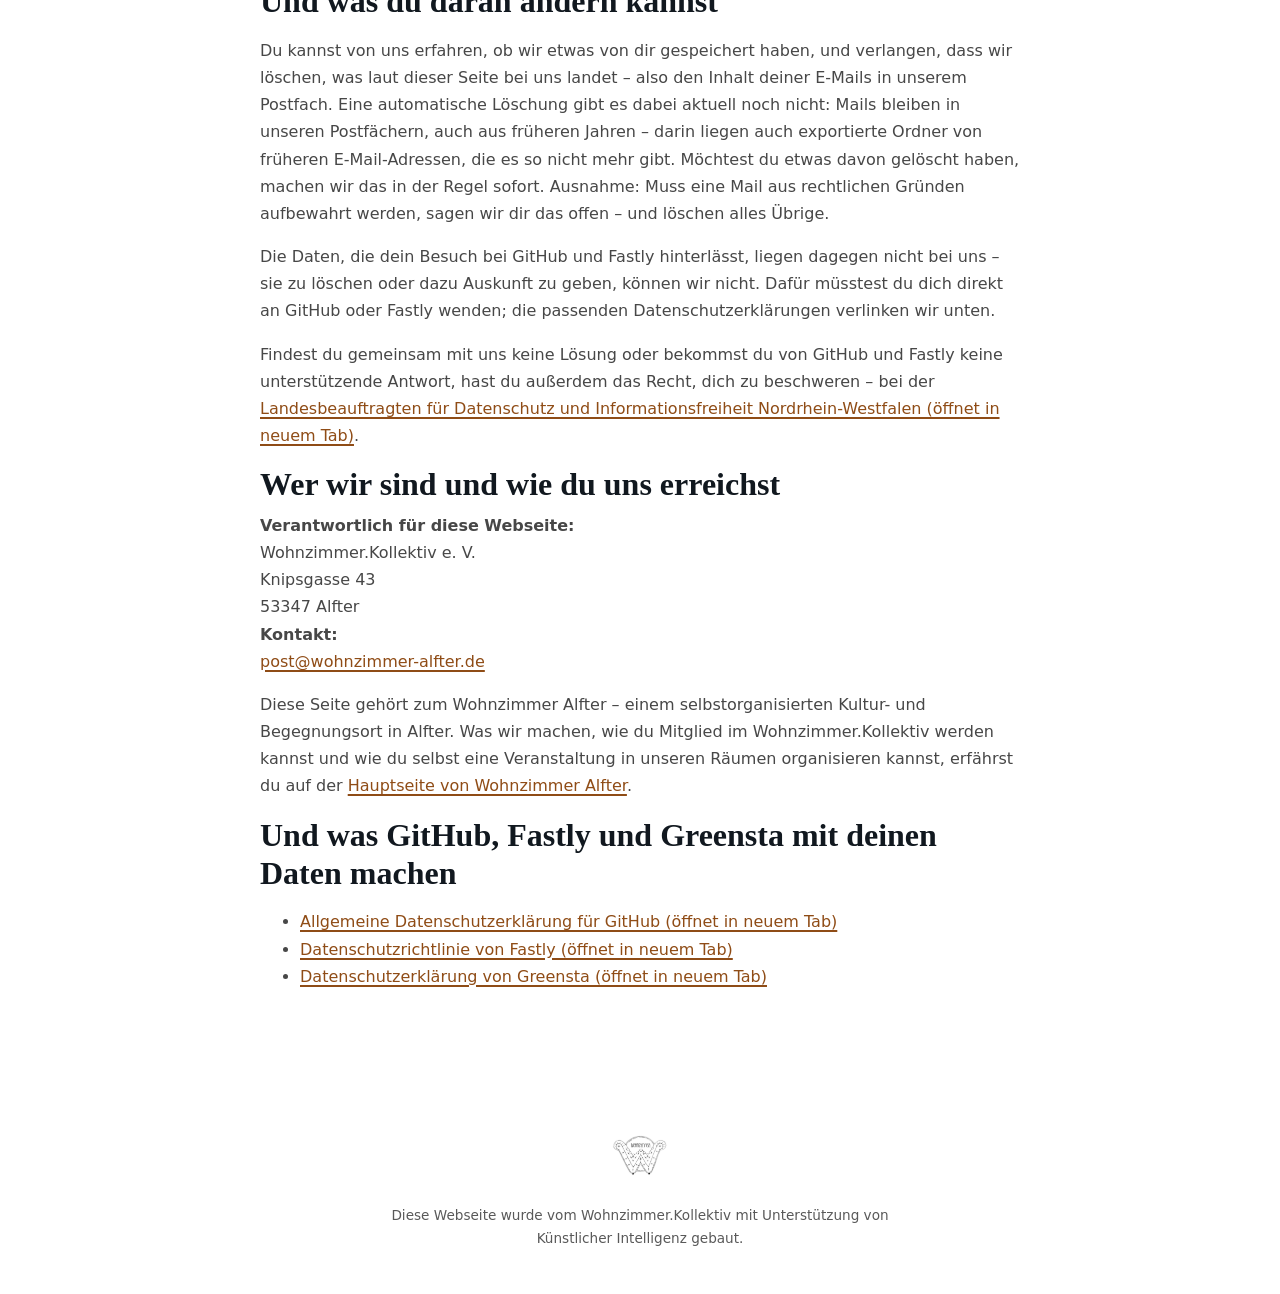
<file: umgang-mit-daten.html>
<!DOCTYPE html>
<html lang="de">
<head>
<meta charset="UTF-8">
<meta name="viewport" content="width=device-width, initial-scale=1.0">
<meta name="color-scheme" content="light dark">
<script>document.documentElement.classList.add("js");</script>
<script>
(function () {
  try {
    var theme = sessionStorage.getItem("theme");
    if (theme === "light" || theme === "dark") {
      document.documentElement.setAttribute("data-theme", theme);
    }
  } catch (e) {
    /* Ohne Speicherzugriff gilt das Systemtheme, wie bisher. */
  }
})();
</script>
<meta name="referrer" content="no-referrer">
<meta name="description" content="Wohnzimmer Alfter – Was mit deinen Daten passiert – und was nicht">
<title>Umgang mit deinen Daten – Wohnzimmer Alfter</title>

<link rel="stylesheet" href="assets/style.css">

<link
  rel="icon"
  type="image/jpeg"
  href="assets/wohnzimmer-logo.jpg"
>
</head>

<body>

<a class="skip-link" href="#inhalt">Zum Inhalt springen</a>

<button
  class="theme-toggle theme-toggle--floating"
  type="button"
  aria-label="Farbschema wechseln"
  title="Farbschema wechseln"
>
  <svg class="theme-icon theme-icon-sun" viewBox="0 0 24 24" aria-hidden="true">
    <circle cx="12" cy="12" r="4"></circle>
    <path d="M12 2v2m0 16v2M4.93 4.93l1.42 1.42m11.3 11.3 1.42 1.42M2 12h2m16 0h2M4.93 19.07l1.42-1.42m11.3-11.3 1.42-1.42"></path>
  </svg>
  <svg class="theme-icon theme-icon-moon" viewBox="0 0 24 24" aria-hidden="true">
    <path d="M20.5 14.2A8.5 8.5 0 0 1 9.8 3.5 8.5 8.5 0 1 0 20.5 14.2Z"></path>
  </svg>
</button>

<main id="inhalt" tabindex="-1">

<section>
<p class="kicker">Wohnzimmer Alfter</p>
<h1>Umgang mit deinen Daten</h1>

<div class="callout">
  <p>Diese Seite setzt keine Cookies, bindet kein
  Tracking ein und wertet deine Zugriffe nicht aus.</p>
</div>

<!-- Die "Stand"-Angabe nur aktualisieren, wenn die Seite eine neue
     Aussage trifft: etwa ein neuer Dienst, ein neuer Ort, an dem
     Daten landen, eine geänderte Rechtslage oder wenn ein Absatz,
     der erklärt, was mit Daten passiert, inhaltlich neu gefasst wurde.
     Änderungen, die keine neue Aussage treffen – Typo-Fixes,
     Markup-Reparaturen, CSS – lassen das Datum unberührt. -->
<p class="last-updated">Stand: <time datetime="2026-11-27">27. November 2026</time></p>

<p>
  Diese Seite liest sich anders als die üblichen
  Datenschutzerklärungen, die du im Netz findest. Und das ist
  Absicht: Wir wollen, dass du verstehen kannst, was passiert,
  wenn du unsere Webseite besuchst oder mit uns in Kontakt bist –
  ohne juristische Sprache zu verwenden, mit so wenigen
  technischen Begriffen wie möglich und ohne eine fertige
  Erklärung einfach zu kopieren. Wir sind
  keine Datenschutzprofis, sondern ein Kollektiv, das sich die
  Themen erarbeitet. Diese Seite zeigt unser Wissen, wie es heute
  ist. Wir überarbeiten sie, wann immer wir etwas besser verstehen.
  Wenn dir etwas unklar ist oder du uns einen Hinweis für eine
  Verbesserung geben magst, schreib uns gern – unsere Kontaktadressen
  findest du am Ende dieser Seite.
</p>

<h2>Was wir bewusst nicht tun</h2>

<div class="table-wrap">
<table>
  <thead>
    <tr><th scope="col">Tun wir nicht</th><th scope="col">Warum</th></tr>
  </thead>
  <tbody>
    <tr>
      <td>Cookies setzen und dich bei jedem Besuch wiedererkennen</td>
      <td>Wir lernen dich als Menschen lieber persönlich kennen – und nicht über das Sammeln deiner Daten</td>
    </tr>
    <tr>
      <td>Zugriffe statistisch auswerten</td>
      <td>Was uns interessiert, sind die Menschen im Wohnzimmer – nicht die Anzahl deiner Besuche auf dieser Seite</td>
    </tr>
    <tr>
      <td>Daten weitergeben oder verkaufen</td>
      <td>
        Wir verkaufen deine Daten nicht und verwenden sie auch
        nicht für eigene Zwecke weiter. Dass beim Aufruf dieser
        Seite dennoch Daten bei GitHub und dessen Auslieferungsdienst
        Fastly ankommen, liegt an unserer aktuellen Hosting-Wahl
        – das erklärt dir die nächste Tabelle.
      </td>
    </tr>
  </tbody>
</table>
</div>

<h2>Was dennoch mit deinen Daten passiert</h2>

<div class="table-wrap">
<table>
  <thead>
    <tr><th scope="col">Was du tust</th><th scope="col">Was dann geschieht</th><th scope="col">Wer deine Daten sieht</th><th scope="col">Wo deine Daten landen</th></tr>
  </thead>
  <tbody>
    <tr>
      <td>Diese Webseite besuchen</td>
      <td>
        Dein Browser übermittelt beim Aufruf automatisch ein paar
        Angaben: deine IP-Adresse (ohne sie könnte die Seite nie
        bei dir ankommen) und außerdem Browsertyp samt
        Betriebssystem, die aufgerufene Seite und meistens auch
        den Link, über den du gekommen bist („Referrer“).
      </td>
      <td>
        <strong>Meistens nur Fastly.</strong> Erst wenn Fastly
        die Seite von den GitHub-Servern in den USA holen muss,
        sieht <strong>auch GitHub</strong> deine Anfrage. Wie das
        genau abläuft, erklärt der Abschnitt
        „Wo diese Seite technisch liegt“.
      </td>
      <td>
        <strong>In der Regel auf einem Fastly-Server in Deutschland
        (bei unseren Tests: München).</strong> Manchmal muss Fastly
        die Seite erst von den <strong>GitHub-Servern in den USA</strong>
        holen – in welchen Fällen das passiert, steht im selben
        Abschnitt.
      </td>
    </tr>
    <tr>
      <td>Das Farbschema wechseln</td>
      <td>
        Deine Auswahl wird im Speicher deines eigenen Browsers
        abgelegt („session storage“) und bleibt dort, solange der
        Tab offen ist – auch über ein Neuladen hinweg.
      </td>
      <td>
        <strong>Nur du</strong> – dieser Speicher wird niemals an
        uns oder Dritte übermittelt
      </td>
      <td>
        <strong>In deinem Browser – und sonst nirgendwo.</strong>
        Sobald du den Tab schließt, löscht der Browser die Auswahl
        von selbst
      </td>
    </tr>
    <tr>
      <td>Uns eine E-Mail schreiben</td>
      <td>
        Deine Absenderadresse und dein Text liegen in unserem
        Postfach. Ob wir deinen Namen kennen, entscheidest du –
        er taucht nur auf, wenn du ihn angibst – als Anzeigename
        in deinen Mail-Einstellungen oder am Ende deines Texts.
        Was unterwegs mit der Mail passiert – und was nicht
        geschützt ist –, erklärt der Abschnitt „Wie deine
        E-Mail aufbewahrt wird“ weiter unten.
      </td>
      <td>
        <strong>Greensta</strong> (Öko-Hosting-Anbieter aus
        Bielefeld)
      </td>
      <td>
        <strong>Auf Servern von Greensta in Bielefeld
        (Deutschland)</strong>
      </td>
    </tr>
  </tbody>
</table>
</div>

<h3>Wo diese Seite technisch liegt</h3>

<p>
  Zu den Angaben aus der ersten Tabellenzeile – IP-Adresse,
  Browsertyp samt Betriebssystem, aufgerufene Seite und der
  Referrer, also der Link, über den du gekommen bist –
  ergänzen die Server von selbst noch die Uhrzeit. Aus deiner
  IP-Adresse lässt sich ungefähr ablesen, aus welcher Region du
  kommst. Der Referrer ist übrigens nicht immer dabei: Wenn du
  die Adresse selbst eingetippt hast oder dein Browser ihn aus
  Datenschutzgründen wegstreicht, fehlt er einfach.
</p>

<p>
  Ausgeliefert wird die Seite von Fastly, einem US-Unternehmen,
  das GitHub für die Auslieferung von GitHub Pages nutzt. GitHub
  gehört zum US-Konzern Microsoft, beide Unternehmen sitzen in
  den USA. Meist liegt die Seite am nächsten Fastly-Server schon
  bereit und beantwortet deine Anfrage direkt von dort. In
  unseren Tests war das ein Server in München. Nicht bereit
  liegt sie vor allem in zwei Fällen: direkt nachdem wir etwas
  an der Webseite geändert haben, und bei Aufrufen aus Regionen,
  die andere Fastly-Server nutzen. Dann holt Fastly die Seite
  von den GitHub-Servern in den USA nach. Erst in diesem Fall
  erfährt GitHub von deinem Besuch. Beide Unternehmen sehen die Angaben
  also nicht bei jedem Aufruf, aber möglich wäre es bei jedem einzelnen.
  Wir sagen lieber offen, wie es ist, statt es zu verschweigen.
</p>

<p>
  Wir selbst erhalten deine Zugriffsdaten nicht und sehen
  nicht, wann du welche Seite aufrufst – all das liegt
  ausschließlich bei GitHub und Fastly.
</p>

<p>
  Beide Unternehmen sind nach dem „EU-US-Datenschutzrahmen“
  zertifiziert, einem Abkommen der EU mit den USA. Wie viel Schutz
  das vor dem Zugriff von US-Behörden wirklich bietet, wird
  kritisch diskutiert – garantieren können wir es nicht.
</p>

<h3>Wie deine E-Mail aufbewahrt wird</h3>

<p>
  Eine E-Mail ist heute auf dem Transportweg besser geschützt
  als eine Postkarte – Nachrichten sind zwischen den Mailservern
  inzwischen fast immer verschlüsselt. Offen liegt sie dafür an
  den Enden, in unserem Postfach ebenso wie in deinem eigenen.
  Wer dort Zugriff auf die Server hat, könnte den Text lesen.
  Unverschlüsselt bleiben auch die Angaben auf dem „Umschlag“:
  Absender, Empfänger, Betreff und Uhrzeit.
</p>

<p>
  Für sehr persönliche oder vertrauliche Anliegen heißt das:
  Halte den vertraulichen Teil aus der E-Mail heraus. Schreib
  uns eine E-Mail, in der du nur sagst, dass es etwas gibt, das
  du vertraulich mit uns besprechen möchtest – ohne den Inhalt
  selbst. Das E-Mail-Team antwortet dir, und gemeinsam findet
  ihr einen Weg, der für alle passt – etwa ein Telefonat oder
  ein persönliches Gespräch.
</p>

<h2>Und was du daran ändern kannst</h2>

<p>
  Du kannst von uns erfahren, ob wir etwas von dir gespeichert
  haben, und verlangen, dass wir löschen, was laut dieser Seite
  bei uns landet – also den Inhalt deiner E-Mails in unserem
  Postfach. Eine automatische Löschung gibt es dabei aktuell
  noch nicht: Mails bleiben in unseren Postfächern, auch aus
  früheren Jahren – darin liegen auch exportierte Ordner von
  früheren E-Mail-Adressen, die es so nicht mehr gibt. Möchtest
  du etwas davon gelöscht haben, machen wir das in der Regel
  sofort. Ausnahme: Muss eine Mail aus rechtlichen Gründen
  aufbewahrt werden, sagen wir dir das offen – und löschen
  alles Übrige.
</p>

<p>
  Die Daten, die dein Besuch bei GitHub und Fastly hinterlässt,
  liegen dagegen nicht bei uns – sie zu löschen oder dazu
  Auskunft zu geben, können wir nicht. Dafür müsstest du dich
  direkt an GitHub oder Fastly wenden; die passenden
  Datenschutzerklärungen verlinken wir unten.
</p>

<p>
  Findest du gemeinsam mit uns keine Lösung oder bekommst du
  von GitHub und Fastly keine unterstützende Antwort, hast du
  außerdem das Recht, dich zu beschweren – bei der
  <a
    href="https://www.ldi.nrw.de/"
    target="_blank"
    rel="noopener noreferrer"
  >Landesbeauftragten für Datenschutz und Informationsfreiheit
  Nordrhein-Westfalen (öffnet in neuem Tab)</a>.
</p>

<h2>Wer wir sind und wie du uns erreichst</h2>

<address>
  <strong>Verantwortlich für diese Webseite:</strong><br>
  Wohnzimmer.Kollektiv e. V.<br>
  Knipsgasse 43<br>
  53347 Alfter
</address>

<address>
  <strong>Kontakt:</strong><br>
  <!--
    Diese E-Mail-Adresse ist zum Schutz vor einfachen
    Sammel-Bots kodiert.

    @           = &#64;
    Bindestrich = &#45;
    Punkt       = &#46;
  -->
  <a href="mailto:post&#64;wohnzimmer&#45;alfter&#46;de">post@wohnzimmer-alfter.de</a>
</address>

<p>
  Diese Seite gehört zum Wohnzimmer Alfter – einem
  selbstorganisierten Kultur- und Begegnungsort in Alfter. Was wir
  machen, wie du Mitglied im Wohnzimmer.Kollektiv werden kannst und
  wie du selbst eine Veranstaltung in unseren Räumen organisieren
  kannst, erfährst du auf der
  <a href="/">Hauptseite von Wohnzimmer Alfter</a>.
</p>

<h2>Und was GitHub, Fastly und Greensta mit deinen Daten machen</h2>

<ul>
  <li>
    <a
      href="https://docs.github.com/de/site-policy/privacy-policies/github-general-privacy-statement"
      target="_blank"
      rel="noopener noreferrer"
    >Allgemeine Datenschutzerklärung für GitHub (öffnet in neuem Tab)</a>
  </li>
  <li>
    <a
      href="https://www.fastly.com/de/privacy"
      target="_blank"
      rel="noopener noreferrer"
    >Datenschutzrichtlinie von Fastly (öffnet in neuem Tab)</a>
  </li>
  <li>
    <a
      href="https://greensta.de/datenschutz"
      target="_blank"
      rel="noopener noreferrer"
    >Datenschutzerklärung von Greensta (öffnet in neuem Tab)</a>
  </li>
</ul>

</section>

</main>

<footer class="site-footer">
  <img
    src="assets/wohnzimmer-logo.jpg"
    alt="Logo des Wohnzimmers Alfter"
    width="447"
    height="447"
    loading="lazy"
  >
  <p class="footer-credit">
    Diese Webseite wurde vom Wohnzimmer.Kollektiv
    mit Unterstützung von Künstlicher Intelligenz gebaut.
  </p>
</footer>

<script>
const themeToggle = document.querySelector(".theme-toggle");
const root = document.documentElement;
const systemDark = window.matchMedia("(prefers-color-scheme: dark)");

function currentTheme() {
  return root.dataset.theme || (systemDark.matches ? "dark" : "light");
}

function updateThemeLabel() {
  const label = currentTheme() === "dark"
    ? "Hellen Modus aktivieren"
    : "Dunklen Modus aktivieren";
  themeToggle.setAttribute("aria-label", label);
  themeToggle.title = label;
}

updateThemeLabel();

themeToggle.addEventListener("click", () => {
  const next = currentTheme() === "dark" ? "light" : "dark";
  root.dataset.theme = next;
  try {
    sessionStorage.setItem("theme", next);
  } catch (e) {
    /* Wenn der Speicherzugriff verweigert wird, funktioniert das
       Umschalten trotzdem; die Wahl bleibt dann nur bis zum
       nächsten Neuladen erhalten. Das ist gewollt. */
  }
  updateThemeLabel();
});

systemDark.addEventListener("change", () => {
  if (!root.dataset.theme) updateThemeLabel();
});
</script>

</body>
</html>
</file>
<file: assets/style.css>
:root {
  color-scheme: light dark;

  --color-text:          light-dark(#474747, #f2f2f2);
  --color-heading:       light-dark(#11181F, #ffffff);
  --color-link:          light-dark(#8f4c16, #ffd19e);
  --color-cta-text:      #11181F;
  --color-text-strong:   light-dark(#333333, #ffffff);
  --color-text-muted:    light-dark(#595959, #d0d0d0);
  --color-background:    light-dark(#ffffff, #101010);
  --color-surface-soft:  light-dark(#fff3ea, #191919);
  --color-border:        light-dark(#e8e8e8, #767676);
  --color-border-mobile: light-dark(#f0f0f0, #767676);
  --color-accent:        light-dark(#ffa96b, #ffb477);
  --color-accent-hover:  light-dark(#ff9b4d, #ffc890);
  --color-link-hover:    light-dark(#8f4c16, #ffe0bd);
  --nav-height: 56px;
}

:root[data-theme="light"] { color-scheme: light; }
:root[data-theme="dark"]  { color-scheme: dark; }

body {
  font-family: system-ui, -apple-system, "Segoe UI", Roboto, Helvetica, Arial, sans-serif;
  line-height: 1.7;
  margin: 0;
  color: var(--color-text);
  background: var(--color-background);
  text-align: start;
}

.skip-link {
  position: absolute;
  inset-block-start: 12px;
  inset-inline-start: 12px;
  z-index: 100;
  padding-block: 10px;
  padding-inline: 16px;
  background: var(--color-background);
  color: var(--color-text);
  border-radius: 0 0 6px 0;
  font-size: 1rem;
  transform: translateY(-200%);
}

.skip-link:focus {
  transform: none;
}

h1,h2,h3,h4{font-family:Georgia,"Times New Roman",serif;color:var(--color-heading);line-height:1.2;font-weight:600;}
header.hero{position:relative;min-height:70vh;display:flex;flex-direction:column;justify-content:flex-end;align-items:center;text-align:center;color:#fff;overflow:hidden;}
header.hero img{position:absolute;inset:0;width:100%;height:100%;object-fit:cover;filter:saturate(.5) contrast(1.02) sepia(.15);}
header.hero .veil{position:absolute;inset:0;background:linear-gradient(to top,rgba(17,24,31,.72),rgba(17,24,31,.15) 60%,rgba(17,24,31,.1));}

header.hero .inner {
  position: relative;
  z-index: 2;
  padding-block: 60px 48px;
  padding-inline: 20px;
  display: flex;
  flex-direction: column;
  align-items: center;
  gap: 16px;
}

header.hero .logo{position:relative;width:92px;height:92px;object-fit:cover;border-radius:50%;border:3px solid rgba(255,255,255,.85);filter:none;}
header.hero h1{font-size:clamp(2.4rem,7vw,4rem);letter-spacing:.02em;color:#fff;margin:0;}
header.hero p.tag {
  font-family: Georgia, serif;
  font-style: italic;
  font-size: clamp(1rem, 2.5vw, 1.3rem);
  color: #f5d9c4;
  margin-block: 14px 0;
  margin-inline: auto;
  max-width: 600px;
}

nav {
  position: sticky;
  top: 0;
  z-index: 20;
  background: var(--color-background);
  box-shadow: 0 2px 6px rgba(17, 24, 31, .08);
}

nav ul {
  list-style: none;
  margin: 0;
  padding: 0;
  display: flex;
  justify-content: center;
  flex-wrap: wrap;
  column-gap: 6px;
}

@media (min-width: 641px) {
  nav ul[popover] {
    position: static;
    inset: auto;
    width: auto;
    margin: 0;
    border: 0;
    padding: 0;
    overflow: visible;
    background: transparent;
    color: inherit;
  }
}

nav li {
  margin: 0;
}

nav a {
  display: block;
  padding-block: 14px;
  padding-inline: 16px;
  color: var(--color-link);
  text-decoration: none;
  font-size: .9rem;
  letter-spacing: .5px;
  border-block-end: 2px solid transparent;
}
  
nav a:hover {
  color: var(--color-link-hover);
  border-block-end-color: var(--color-link-hover);
}

nav a.active {
  border-block-end-color: var(--color-link-hover);
  font-weight: 600;
}

html:not(.js) .theme-toggle { display: none; }

.theme-toggle {
  position: absolute;
  top: 50%;
  right: 12px;
  transform: translateY(-50%);
  display: grid;
  place-items: center;
  width: 48px;
  height: 48px;
  padding: 0;
  border: 0;
  border-radius: 50%;
  background: var(--color-accent);
  color: var(--color-cta-text);
  cursor: pointer;
}

.theme-icon {
  width: 21px;
  height: 21px;
  fill: none;
  stroke: currentColor;
  stroke-width: 1.8;
  stroke-linecap: round;
  stroke-linejoin: round;
}

.theme-icon-sun {
  display: none;
}

.theme-icon-moon {
  display: block;
}

:root[data-theme="dark"] {
  .theme-icon-sun {
    display: block;
  }
  .theme-icon-moon {
    display: none;
  }
}

@media (prefers-color-scheme: dark) {
  :root:not([data-theme]) {
    .theme-icon-sun {
      display: block;
    }
    .theme-icon-moon {
      display: none;
    }
  }
}

main {
  max-width: 760px;
  margin-block: 0;
  margin-inline: auto;
  padding-inline: 20px;
}

section {
  padding-block: 70px;
  scroll-margin-top: var(--nav-height);
  border-block-end: 1px solid var(--color-border);
}

section:last-of-type {
  border-block-end: none;
}

section h2 {
  font-size: clamp(1.6rem, 3.5vw, 2rem);
  margin-block: 0 8px;
}

section .kicker {
  text-transform: uppercase;
  letter-spacing: 2px;
  font-size: 1rem;
  color: var(--color-heading);
  font-weight: 600;
  margin-block: 0 6px;
}

#neuigkeiten .news-item + .news-item {
  margin-block-start: 2rem;
}

#neuigkeiten details > summary {
  max-width: 100%;
  padding: 0.65rem 0.9rem;
  border: 1px solid var(--color-heading);
  border-radius: 0.35rem;
  color: var(--color-heading);
  font-weight: 600;
  cursor: pointer;
}

#neuigkeiten details > summary:hover {
  color: var(--color-link-hover);
  border-color: var(--color-link-hover);
}

#neuigkeiten details[open] > summary {
  margin-block-end: 0.75rem;
}

section .lede{font-size:1.1rem;color:var(--color-text-strong);letter-spacing:.2px;}

.panel {
  background: var(--color-surface-soft);
  border: 2px solid var(--color-accent);
  border-radius: 4px;
  padding-block: 26px 6px;
  padding-inline: 26px;
  margin-block: 28px;
}

.panel h3 {
  margin-block-start: 0;
}

.panel p{letter-spacing:.3px;}

.callout {
  border-inline-start: 6px solid var(--color-accent);
  padding-block: 4px;
  padding-inline: 18px;
  margin-block: 28px;
  color: var(--color-text-strong);
}

.callout p{font-family:Georgia,serif;font-style:italic;font-size:1.15rem;line-height:1.6;margin:0;}

figure {
  margin-block: 26px;
}

figure img{width:100%;height:auto;display:block;border-radius:4px;filter:saturate(.55) contrast(1.02) sepia(.14);}
figure.wide img{max-height:420px;object-fit:cover;}

figcaption {
  font-size: 1rem;
  color: var(--color-text-muted);
  margin-block-start: 8px;
  letter-spacing: normal;
  line-height: 1.5;
}

.gallery {
  display: grid;
  grid-template-columns: 1fr 1fr;
  gap: 14px;
  margin-block: 24px;
}

.gallery figure{margin:0;}
.gallery img{width:100%;height:220px;object-fit:cover;border-radius:4px;filter:saturate(.55) contrast(1.02) sepia(.14);}
.gallery figcaption{font-size:1rem;}

ol.steps {
  padding-inline-start: 20px;
}

ol.steps li {
  margin-block-end: 12px;
}

.contact-grid {
  display: grid;
  grid-template-columns: 1fr 1fr;
  gap: 24px;
  margin-block-start: 22px;
}

.contact-block{border:1px solid var(--color-border);border-radius:6px;padding:20px;}

.contact-block h3 {
  margin-block-start: 0;
  font-size: 1.05rem;
}

.contact-block a{color:var(--color-link);}

a {
  color: var(--color-link);
  text-decoration: underline;
  text-underline-offset: 0.2em;
  text-decoration-thickness: 1.5px;
}

a:hover {
  color: var(--color-link-hover);
  text-decoration-thickness: 2px;
}

.cta {
  display: inline-block;
  background: var(--color-accent);
  color: var(--color-link);
  text-decoration: none;
  font-weight: 600;
  padding-block: 12px;
  padding-inline: 22px;
  border-radius: 4px;
  margin-block-start: 10px;
  letter-spacing: .5px;
}

.cta:hover{background:var(--color-accent-hover);color:var(--color-link);}
.cta,.cta:hover{color:var(--color-cta-text);}

.site-footer {
  text-align: center;
  margin-block: 50px 44px;
}

.site-footer img {
  height: 56px;
  width: auto;
  opacity: 0.9;
  margin-block-end: 14px;
}

.footer-credit {
  font-size: 0.85rem;
  color: var(--color-text-muted);
  max-width: 60ch;
  margin-block: 0;
  margin-inline: auto;
}

.footer-credit a {
  padding-block: 12px;
  margin-block-start: 4px;
}

.nav-toggle{display:none;background:none;border:none;cursor:pointer;padding:14px;margin:0;}

.nav-toggle .bar {
  display: block;
  width: 22px;
  height: 2px;
  background: var(--color-heading);
  margin-block: 5px;
  transition: transform .2s ease, opacity .2s ease;
}

@supports not selector(:popover-open) {
  html:not(.js) .nav-toggle {
    display: none;
  }
}

@media (max-width: 640px) {
  :root {
    --nav-height: 64px;
  }

  nav {
    padding-block: 8px;
  }
  
  .gallery,
  .contact-grid {
    grid-template-columns: 1fr;
  }

  /* Der Burger-Button hat eine feste Größe von 48×48 Pixel.
     Zusammen mit dem Abstand über und unter ihm ist die
     Navigationsleiste dadurch immer genau 64 Pixel hoch.
     Das Menü weiter unten wird genau an diesen Wert
     angepasst (top: 64px), damit es direkt unter der
     Leiste erscheint. */
  .nav-toggle {
    display: flex;
    flex-direction: column;
    justify-content: center;
    align-items: center;
    gap: 5px;
    width: 48px;
    height: 48px;
    padding: 0;
    margin-block: 0;
    margin-inline: auto 6px;
  }

  .nav-toggle .bar {
    margin-block: 0;
  }

  .theme-toggle {
    right: 64px;
}
 
  nav ul:not(:popover-open) {
    display: none;
  }

  nav ul:popover-open {
    display: flex;
    flex-direction: column;
    flex-wrap: nowrap;
    justify-content: flex-start;
    row-gap: 8px;
    box-sizing: border-box;
    position: fixed;
    inset: auto;
    top: 64px;
    left: 0;
    margin: 0;
    border: 0;
    padding-block: 6px;
    padding-inline: 8px;
    background: var(--color-background);
    box-shadow: 0 4px 12px rgba(17, 24, 31, .12);
    max-height: calc(100vh - 64px);
    max-height: calc(100dvh - 64px);
    overflow-y: auto;
    overscroll-behavior-y: contain;
  }

  nav ul:popover-open a {
    padding-block: 10px;
    padding-inline: 20px;
    text-align: center;
    border-block-end: 1px solid var(--color-border-mobile);
    border-inline-start: 4px solid transparent;
  }

  nav ul:popover-open a.active {
    border-inline-start-color: var(--color-link-hover);
    background: var(--color-surface-soft);
    font-weight: 600;
  }

  nav ul:popover-open a:last-child {
    border-block-end: none;
  }

  @supports not selector(:popover-open) {
    html:not(.js) nav ul {
      display: flex;
    }

    html.js nav ul {
      display: none;
    }
  }

  /* Fallback für Browser ohne Popover-API: das JS steuert die
     Sichtbarkeit über die Klasse .open (siehe Script unten). */

  nav ul.open {
    display: flex;
    box-sizing: border-box;
    position: absolute;
    top: 100%;
    bottom: auto;
    left: 0;
    right: 0;
    flex-direction: column;
    row-gap: 8px;
    justify-content: flex-start;
    flex-wrap: nowrap;
    background: var(--color-background);
    box-shadow: 0 4px 12px rgba(17, 24, 31, .12);
    z-index: 1;
    max-height: calc(100vh - 56px);
    max-height: calc(100dvh - 56px);
    overflow-y: auto;
    overscroll-behavior-y: contain;
    padding-block: 6px;
    padding-inline: 8px;
  }

  nav ul.open.open-up {
    top: auto;
    bottom: 100%;
  }

  nav ul.open a {
    padding-block: 10px;
    padding-inline: 20px;
    text-align: center;
    border-block-end: 1px solid var(--color-border-mobile);
    border-inline-start: 4px solid transparent;
  }

  nav ul.open a.active {
    border-inline-start-color: var(--color-link-hover);
    background: var(--color-surface-soft);
    font-weight: 600;
  }

  nav ul.open a:last-child {
    border-block-end: none;
  }
}

  nav.open .nav-toggle .bar:nth-child(1){transform:translateY(7px) rotate(45deg);}
  nav.open .nav-toggle .bar:nth-child(2){opacity:0;}
  nav.open .nav-toggle .bar:nth-child(3){transform:translateY(-7px) rotate(-45deg);}

:focus-visible {
  outline: 3px solid var(--color-link-hover);
  outline-offset: 3px;
}

header.hero .hero-copy {
  padding-block: 10px;
  padding-inline: 18px;
  border-radius: 8px;
  background: rgba(17, 24, 31, .86);
}

@media (prefers-reduced-motion: no-preference) {
  html {
    scroll-behavior: smooth;
  }
}

@media (prefers-reduced-motion: reduce) {
  .nav-toggle .bar {
    transition: none;
  }
}

/* Floating theme toggle (Umgang-mit-Daten-Seite, ohne Navigation) */
.theme-toggle--floating {
  position: fixed;
  inset-block-start: 12px;
  inset-inline-end: 12px;
  transform: none;
  z-index: 30;
}

table {
  width: 100%;
  border-collapse: collapse;
  margin-block: 24px;
  font-size: 0.95rem;
}

caption {
  text-align: start;
  font-weight: 600;
  color: var(--color-heading);
  margin-block-end: 10px;
}

th, td {
  border: 1px solid var(--color-border);
  padding: 10px 12px;
  text-align: start;
  vertical-align: top;
}

th {
  background: var(--color-surface-soft);
  color: var(--color-heading);
}

.table-wrap {
  overflow-x: auto;
}

.table-wrap table {
  min-width: 560px;
}

.last-updated {
  font-size: 0.9rem;
  color: var(--color-text-muted);
}

address {
  font-style: normal;
}
</file>
